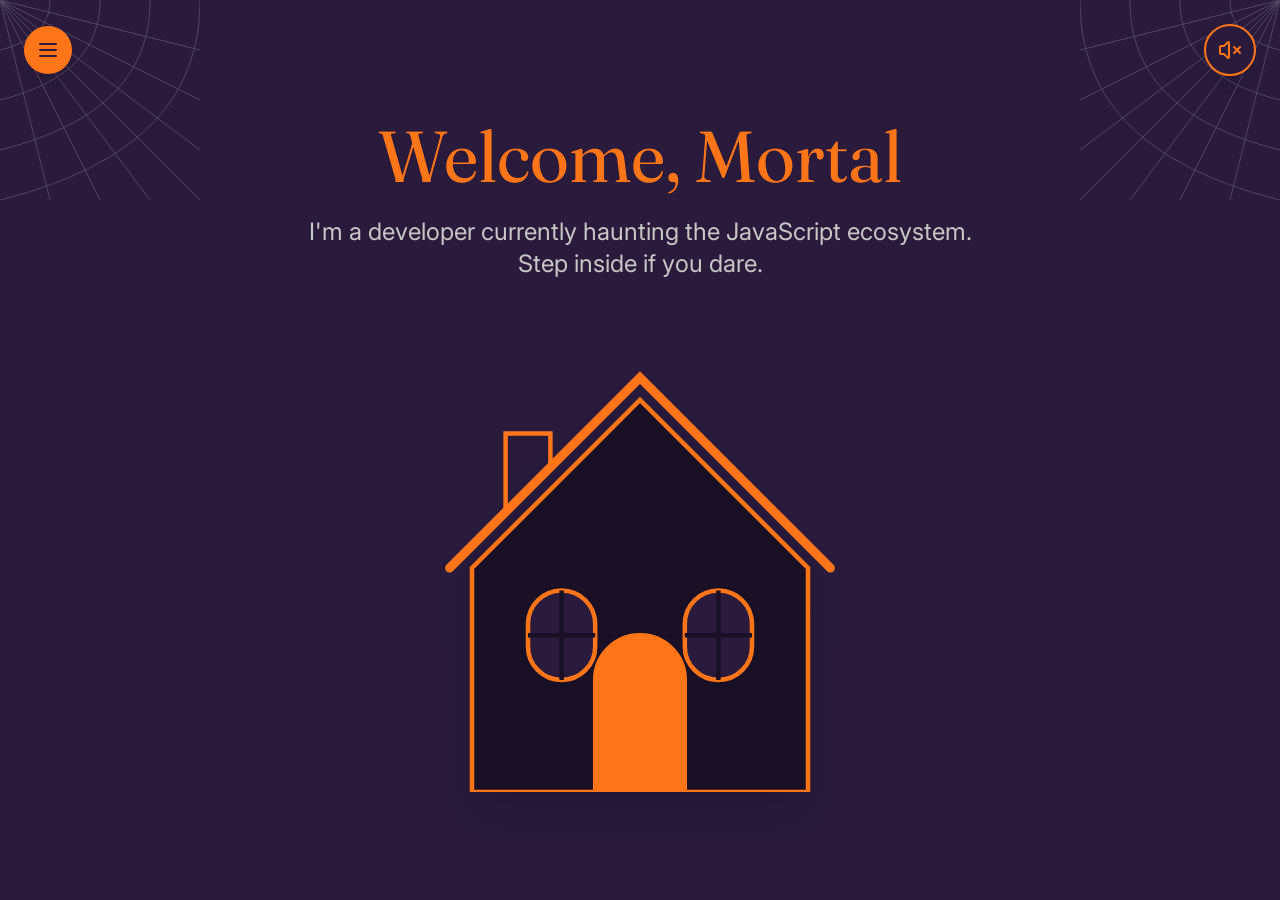
<file: index.html>
<!doctype html>
<html lang="en">
  <head>
    <meta charset="UTF-8" />
    <meta name="viewport" content="width=device-width, initial-scale=1.0" />
    <title>Welcome, Mortals</title>
    <script type="module" crossorigin src="./assets/main.js"></script>
    <link rel="modulepreload" crossorigin href="./assets/jsx-runtime.js">
    <link rel="modulepreload" crossorigin href="./components/SpookHost.js">
    <link rel="modulepreload" crossorigin href="./assets/proxy.js">
    <link rel="modulepreload" crossorigin href="./assets/index.js">
    <link rel="modulepreload" crossorigin href="./components/Layout.js">
    <link rel="modulepreload" crossorigin href="./components/CustomCursor.js">
    <link rel="modulepreload" crossorigin href="./components/SpiderScare.js">
    <link rel="stylesheet" crossorigin href="./assets/main.css">
  </head>
  <body>
    <div id="root"></div>
  </body>
</html>
</file>
<file: assets/main.css>
@import"https://fonts.googleapis.com/css2?family=Fraunces:ital,opsz,wght@0,9..144,100..900;1,9..144,100..900&family=Inter:wght@100..900&display=swap";*,:before,:after{--tw-border-spacing-x: 0;--tw-border-spacing-y: 0;--tw-translate-x: 0;--tw-translate-y: 0;--tw-rotate: 0;--tw-skew-x: 0;--tw-skew-y: 0;--tw-scale-x: 1;--tw-scale-y: 1;--tw-pan-x: ;--tw-pan-y: ;--tw-pinch-zoom: ;--tw-scroll-snap-strictness: proximity;--tw-gradient-from-position: ;--tw-gradient-via-position: ;--tw-gradient-to-position: ;--tw-ordinal: ;--tw-slashed-zero: ;--tw-numeric-figure: ;--tw-numeric-spacing: ;--tw-numeric-fraction: ;--tw-ring-inset: ;--tw-ring-offset-width: 0px;--tw-ring-offset-color: #fff;--tw-ring-color: rgb(59 130 246 / .5);--tw-ring-offset-shadow: 0 0 #0000;--tw-ring-shadow: 0 0 #0000;--tw-shadow: 0 0 #0000;--tw-shadow-colored: 0 0 #0000;--tw-blur: ;--tw-brightness: ;--tw-contrast: ;--tw-grayscale: ;--tw-hue-rotate: ;--tw-invert: ;--tw-saturate: ;--tw-sepia: ;--tw-drop-shadow: ;--tw-backdrop-blur: ;--tw-backdrop-brightness: ;--tw-backdrop-contrast: ;--tw-backdrop-grayscale: ;--tw-backdrop-hue-rotate: ;--tw-backdrop-invert: ;--tw-backdrop-opacity: ;--tw-backdrop-saturate: ;--tw-backdrop-sepia: ;--tw-contain-size: ;--tw-contain-layout: ;--tw-contain-paint: ;--tw-contain-style: }::backdrop{--tw-border-spacing-x: 0;--tw-border-spacing-y: 0;--tw-translate-x: 0;--tw-translate-y: 0;--tw-rotate: 0;--tw-skew-x: 0;--tw-skew-y: 0;--tw-scale-x: 1;--tw-scale-y: 1;--tw-pan-x: ;--tw-pan-y: ;--tw-pinch-zoom: ;--tw-scroll-snap-strictness: proximity;--tw-gradient-from-position: ;--tw-gradient-via-position: ;--tw-gradient-to-position: ;--tw-ordinal: ;--tw-slashed-zero: ;--tw-numeric-figure: ;--tw-numeric-spacing: ;--tw-numeric-fraction: ;--tw-ring-inset: ;--tw-ring-offset-width: 0px;--tw-ring-offset-color: #fff;--tw-ring-color: rgb(59 130 246 / .5);--tw-ring-offset-shadow: 0 0 #0000;--tw-ring-shadow: 0 0 #0000;--tw-shadow: 0 0 #0000;--tw-shadow-colored: 0 0 #0000;--tw-blur: ;--tw-brightness: ;--tw-contrast: ;--tw-grayscale: ;--tw-hue-rotate: ;--tw-invert: ;--tw-saturate: ;--tw-sepia: ;--tw-drop-shadow: ;--tw-backdrop-blur: ;--tw-backdrop-brightness: ;--tw-backdrop-contrast: ;--tw-backdrop-grayscale: ;--tw-backdrop-hue-rotate: ;--tw-backdrop-invert: ;--tw-backdrop-opacity: ;--tw-backdrop-saturate: ;--tw-backdrop-sepia: ;--tw-contain-size: ;--tw-contain-layout: ;--tw-contain-paint: ;--tw-contain-style: }*,:before,:after{box-sizing:border-box;border-width:0;border-style:solid;border-color:#e5e7eb}:before,:after{--tw-content: ""}html,:host{line-height:1.5;-webkit-text-size-adjust:100%;-moz-tab-size:4;-o-tab-size:4;tab-size:4;font-family:ui-sans-serif,system-ui,sans-serif,"Apple Color Emoji","Segoe UI Emoji",Segoe UI Symbol,"Noto Color Emoji";font-feature-settings:normal;font-variation-settings:normal;-webkit-tap-highlight-color:transparent}body{margin:0;line-height:inherit}hr{height:0;color:inherit;border-top-width:1px}abbr:where([title]){-webkit-text-decoration:underline dotted;text-decoration:underline dotted}h1,h2,h3,h4,h5,h6{font-size:inherit;font-weight:inherit}a{color:inherit;text-decoration:inherit}b,strong{font-weight:bolder}code,kbd,samp,pre{font-family:ui-monospace,SFMono-Regular,Menlo,Monaco,Consolas,Liberation Mono,Courier New,monospace;font-feature-settings:normal;font-variation-settings:normal;font-size:1em}small{font-size:80%}sub,sup{font-size:75%;line-height:0;position:relative;vertical-align:baseline}sub{bottom:-.25em}sup{top:-.5em}table{text-indent:0;border-color:inherit;border-collapse:collapse}button,input,optgroup,select,textarea{font-family:inherit;font-feature-settings:inherit;font-variation-settings:inherit;font-size:100%;font-weight:inherit;line-height:inherit;letter-spacing:inherit;color:inherit;margin:0;padding:0}button,select{text-transform:none}button,input:where([type=button]),input:where([type=reset]),input:where([type=submit]){-webkit-appearance:button;background-color:transparent;background-image:none}:-moz-focusring{outline:auto}:-moz-ui-invalid{box-shadow:none}progress{vertical-align:baseline}::-webkit-inner-spin-button,::-webkit-outer-spin-button{height:auto}[type=search]{-webkit-appearance:textfield;outline-offset:-2px}::-webkit-search-decoration{-webkit-appearance:none}::-webkit-file-upload-button{-webkit-appearance:button;font:inherit}summary{display:list-item}blockquote,dl,dd,h1,h2,h3,h4,h5,h6,hr,figure,p,pre{margin:0}fieldset{margin:0;padding:0}legend{padding:0}ol,ul,menu{list-style:none;margin:0;padding:0}dialog{padding:0}textarea{resize:vertical}input::-moz-placeholder,textarea::-moz-placeholder{opacity:1;color:#9ca3af}input::placeholder,textarea::placeholder{opacity:1;color:#9ca3af}button,[role=button]{cursor:pointer}:disabled{cursor:default}img,svg,video,canvas,audio,iframe,embed,object{display:block;vertical-align:middle}img,video{max-width:100%;height:auto}[hidden]:where(:not([hidden=until-found])){display:none}.pointer-events-none{pointer-events:none}.pointer-events-auto{pointer-events:auto}.fixed{position:fixed}.absolute{position:absolute}.relative{position:relative}.inset-0{top:0;right:0;bottom:0;left:0}.-bottom-2{bottom:-.5rem}.-bottom-4{bottom:-1rem}.-right-4{right:-1rem}.-top-6{top:-1.5rem}.bottom-0{bottom:0}.bottom-full{bottom:100%}.left-0{left:0}.left-1\/2{left:50%}.left-6{left:1.5rem}.left-8{left:2rem}.right-0{right:0}.right-4{right:1rem}.top-0{top:0}.top-1\/2{top:50%}.top-24{top:6rem}.top-4{top:1rem}.-z-10{z-index:-10}.-z-20{z-index:-20}.z-0{z-index:0}.z-10{z-index:10}.z-20{z-index:20}.z-40{z-index:40}.z-50{z-index:50}.z-\[100\]{z-index:100}.z-\[9000\]{z-index:9000}.z-\[9999\]{z-index:9999}.mx-12{margin-left:3rem;margin-right:3rem}.mx-auto{margin-left:auto;margin-right:auto}.my-5{margin-top:1.25rem;margin-bottom:1.25rem}.-mt-6{margin-top:-1.5rem}.mb-1{margin-bottom:.25rem}.mb-12{margin-bottom:3rem}.mb-16{margin-bottom:4rem}.mb-2{margin-bottom:.5rem}.mb-24{margin-bottom:6rem}.mb-3{margin-bottom:.75rem}.mb-32{margin-bottom:8rem}.mb-4{margin-bottom:1rem}.mb-6{margin-bottom:1.5rem}.mb-8{margin-bottom:2rem}.ml-6{margin-left:1.5rem}.mt-1{margin-top:.25rem}.mt-12{margin-top:3rem}.mt-16{margin-top:4rem}.mt-2{margin-top:.5rem}.mt-32{margin-top:8rem}.mt-4{margin-top:1rem}.mt-8{margin-top:2rem}.block{display:block}.inline-block{display:inline-block}.flex{display:flex}.grid{display:grid}.hidden{display:none}.h-0{height:0px}.h-1{height:.25rem}.h-12{height:3rem}.h-2{height:.5rem}.h-20{height:5rem}.h-32{height:8rem}.h-4{height:1rem}.h-40{height:10rem}.h-5{height:1.25rem}.h-6{height:1.5rem}.h-64{height:16rem}.h-72{height:18rem}.h-8{height:2rem}.h-96{height:24rem}.h-auto{height:auto}.h-full{height:100%}.max-h-\[80vh\]{max-height:80vh}.min-h-\[240px\]{min-height:240px}.min-h-\[400px\]{min-height:400px}.min-h-\[70vh\]{min-height:70vh}.min-h-\[80vh\]{min-height:80vh}.min-h-screen{min-height:100vh}.w-0{width:0px}.w-0\.5{width:.125rem}.w-1{width:.25rem}.w-10{width:2.5rem}.w-16{width:4rem}.w-2{width:.5rem}.w-24{width:6rem}.w-32{width:8rem}.w-4{width:1rem}.w-5{width:1.25rem}.w-56{width:14rem}.w-72{width:18rem}.w-8{width:2rem}.w-full{width:100%}.max-w-2xl{max-width:42rem}.max-w-4xl{max-width:56rem}.max-w-5xl{max-width:64rem}.max-w-6xl{max-width:72rem}.max-w-\[220px\]{max-width:220px}.max-w-md{max-width:28rem}.flex-grow{flex-grow:1}.-translate-x-1\/2{--tw-translate-x: -50%;transform:translate(var(--tw-translate-x),var(--tw-translate-y)) rotate(var(--tw-rotate)) skew(var(--tw-skew-x)) skewY(var(--tw-skew-y)) scaleX(var(--tw-scale-x)) scaleY(var(--tw-scale-y))}.translate-x-2{--tw-translate-x: .5rem;transform:translate(var(--tw-translate-x),var(--tw-translate-y)) rotate(var(--tw-rotate)) skew(var(--tw-skew-x)) skewY(var(--tw-skew-y)) scaleX(var(--tw-scale-x)) scaleY(var(--tw-scale-y))}.translate-y-2{--tw-translate-y: .5rem;transform:translate(var(--tw-translate-x),var(--tw-translate-y)) rotate(var(--tw-rotate)) skew(var(--tw-skew-x)) skewY(var(--tw-skew-y)) scaleX(var(--tw-scale-x)) scaleY(var(--tw-scale-y))}.rotate-45{--tw-rotate: 45deg;transform:translate(var(--tw-translate-x),var(--tw-translate-y)) rotate(var(--tw-rotate)) skew(var(--tw-skew-x)) skewY(var(--tw-skew-y)) scaleX(var(--tw-scale-x)) scaleY(var(--tw-scale-y))}.rotate-\[-15deg\]{--tw-rotate: -15deg;transform:translate(var(--tw-translate-x),var(--tw-translate-y)) rotate(var(--tw-rotate)) skew(var(--tw-skew-x)) skewY(var(--tw-skew-y)) scaleX(var(--tw-scale-x)) scaleY(var(--tw-scale-y))}.rotate-\[-5deg\]{--tw-rotate: -5deg;transform:translate(var(--tw-translate-x),var(--tw-translate-y)) rotate(var(--tw-rotate)) skew(var(--tw-skew-x)) skewY(var(--tw-skew-y)) scaleX(var(--tw-scale-x)) scaleY(var(--tw-scale-y))}.scale-x-\[-1\]{--tw-scale-x: -1;transform:translate(var(--tw-translate-x),var(--tw-translate-y)) rotate(var(--tw-rotate)) skew(var(--tw-skew-x)) skewY(var(--tw-skew-y)) scaleX(var(--tw-scale-x)) scaleY(var(--tw-scale-y))}.transform{transform:translate(var(--tw-translate-x),var(--tw-translate-y)) rotate(var(--tw-rotate)) skew(var(--tw-skew-x)) skewY(var(--tw-skew-y)) scaleX(var(--tw-scale-x)) scaleY(var(--tw-scale-y))}@keyframes pulse{50%{opacity:.5}}.animate-pulse{animation:pulse 2s cubic-bezier(.4,0,.6,1) infinite}.cursor-pointer{cursor:pointer}.grid-cols-1{grid-template-columns:repeat(1,minmax(0,1fr))}.flex-col{flex-direction:column}.flex-wrap{flex-wrap:wrap}.items-end{align-items:flex-end}.items-center{align-items:center}.justify-center{justify-content:center}.justify-between{justify-content:space-between}.gap-12{gap:3rem}.gap-16{gap:4rem}.gap-4{gap:1rem}.gap-6{gap:1.5rem}.gap-8{gap:2rem}.space-y-6>:not([hidden])~:not([hidden]){--tw-space-y-reverse: 0;margin-top:calc(1.5rem * calc(1 - var(--tw-space-y-reverse)));margin-bottom:calc(1.5rem * var(--tw-space-y-reverse))}.space-y-8>:not([hidden])~:not([hidden]){--tw-space-y-reverse: 0;margin-top:calc(2rem * calc(1 - var(--tw-space-y-reverse)));margin-bottom:calc(2rem * var(--tw-space-y-reverse))}.overflow-hidden{overflow:hidden}.overflow-visible{overflow:visible}.overflow-y-auto{overflow-y:auto}.whitespace-nowrap{white-space:nowrap}.rounded{border-radius:.25rem}.rounded-2xl{border-radius:1rem}.rounded-full{border-radius:9999px}.rounded-lg{border-radius:.5rem}.rounded-sm{border-radius:.125rem}.rounded-xl{border-radius:.75rem}.rounded-b-2xl{border-bottom-right-radius:1rem;border-bottom-left-radius:1rem}.rounded-t{border-top-left-radius:.25rem;border-top-right-radius:.25rem}.rounded-t-\[40\%\]{border-top-left-radius:40%;border-top-right-radius:40%}.rounded-t-xl{border-top-left-radius:.75rem;border-top-right-radius:.75rem}.border{border-width:1px}.border-0{border-width:0px}.border-2{border-width:2px}.border-4{border-width:4px}.border-8{border-width:8px}.border-b{border-bottom-width:1px}.border-b-2{border-bottom-width:2px}.border-b-4{border-bottom-width:4px}.border-l-\[15px\]{border-left-width:15px}.border-r{border-right-width:1px}.border-r-\[15px\]{border-right-width:15px}.border-t{border-top-width:1px}.border-t-\[20px\]{border-top-width:20px}.border-\[\#3E2723\]{--tw-border-opacity: 1;border-color:rgb(62 39 35 / var(--tw-border-opacity, 1))}.border-\[\#5D4037\]{--tw-border-opacity: 1;border-color:rgb(93 64 55 / var(--tw-border-opacity, 1))}.border-gray-600{--tw-border-opacity: 1;border-color:rgb(75 85 99 / var(--tw-border-opacity, 1))}.border-gray-700{--tw-border-opacity: 1;border-color:rgb(55 65 81 / var(--tw-border-opacity, 1))}.border-gray-800{--tw-border-opacity: 1;border-color:rgb(31 41 55 / var(--tw-border-opacity, 1))}.border-haunt-orange{--tw-border-opacity: 1;border-color:rgb(255 117 24 / var(--tw-border-opacity, 1))}.border-haunt-purple\/20{border-color:#2a1b3d33}.border-red-600{--tw-border-opacity: 1;border-color:rgb(220 38 38 / var(--tw-border-opacity, 1))}.border-red-700{--tw-border-opacity: 1;border-color:rgb(185 28 28 / var(--tw-border-opacity, 1))}.border-l-transparent{border-left-color:transparent}.border-r-transparent{border-right-color:transparent}.border-t-haunt-white{--tw-border-opacity: 1;border-top-color:rgb(244 241 232 / var(--tw-border-opacity, 1))}.bg-\[\#111\]{--tw-bg-opacity: 1;background-color:rgb(17 17 17 / var(--tw-bg-opacity, 1))}.bg-\[\#2A1B3D\]{--tw-bg-opacity: 1;background-color:rgb(42 27 61 / var(--tw-bg-opacity, 1))}.bg-\[\#3E2723\]{--tw-bg-opacity: 1;background-color:rgb(62 39 35 / var(--tw-bg-opacity, 1))}.bg-\[\#4E342E\]{--tw-bg-opacity: 1;background-color:rgb(78 52 46 / var(--tw-bg-opacity, 1))}.bg-\[\#8D6E63\]{--tw-bg-opacity: 1;background-color:rgb(141 110 99 / var(--tw-bg-opacity, 1))}.bg-\[\#D7CCC8\]{--tw-bg-opacity: 1;background-color:rgb(215 204 200 / var(--tw-bg-opacity, 1))}.bg-\[\#EF9A9A\]{--tw-bg-opacity: 1;background-color:rgb(239 154 154 / var(--tw-bg-opacity, 1))}.bg-\[\#F4F1E8\]{--tw-bg-opacity: 1;background-color:rgb(244 241 232 / var(--tw-bg-opacity, 1))}.bg-\[\#F5F5DC\]{--tw-bg-opacity: 1;background-color:rgb(245 245 220 / var(--tw-bg-opacity, 1))}.bg-black{--tw-bg-opacity: 1;background-color:rgb(0 0 0 / var(--tw-bg-opacity, 1))}.bg-black\/70{background-color:#000000b3}.bg-black\/80{background-color:#000c}.bg-gray-300{--tw-bg-opacity: 1;background-color:rgb(209 213 219 / var(--tw-bg-opacity, 1))}.bg-gray-400{--tw-bg-opacity: 1;background-color:rgb(156 163 175 / var(--tw-bg-opacity, 1))}.bg-gray-600{--tw-bg-opacity: 1;background-color:rgb(75 85 99 / var(--tw-bg-opacity, 1))}.bg-gray-900{--tw-bg-opacity: 1;background-color:rgb(17 24 39 / var(--tw-bg-opacity, 1))}.bg-haunt-orange{--tw-bg-opacity: 1;background-color:rgb(255 117 24 / var(--tw-bg-opacity, 1))}.bg-haunt-purple{--tw-bg-opacity: 1;background-color:rgb(42 27 61 / var(--tw-bg-opacity, 1))}.bg-haunt-white{--tw-bg-opacity: 1;background-color:rgb(244 241 232 / var(--tw-bg-opacity, 1))}.bg-haunt-white\/20{background-color:#f4f1e833}.bg-haunt-white\/30{background-color:#f4f1e84d}.bg-red-600{--tw-bg-opacity: 1;background-color:rgb(220 38 38 / var(--tw-bg-opacity, 1))}.bg-transparent{background-color:transparent}.bg-white{--tw-bg-opacity: 1;background-color:rgb(255 255 255 / var(--tw-bg-opacity, 1))}.bg-white\/30{background-color:#ffffff4d}.bg-white\/50{background-color:#ffffff80}.bg-yellow-200\/50{background-color:#fef08a80}.p-0{padding:0}.p-12{padding:3rem}.p-2{padding:.5rem}.p-3{padding:.75rem}.p-4{padding:1rem}.p-5{padding:1.25rem}.p-6{padding:1.5rem}.p-8{padding:2rem}.px-1{padding-left:.25rem;padding-right:.25rem}.px-10{padding-left:2.5rem;padding-right:2.5rem}.px-2{padding-left:.5rem;padding-right:.5rem}.px-4{padding-left:1rem;padding-right:1rem}.px-6{padding-left:1.5rem;padding-right:1.5rem}.px-8{padding-left:2rem;padding-right:2rem}.py-1{padding-top:.25rem;padding-bottom:.25rem}.py-12{padding-top:3rem;padding-bottom:3rem}.py-32{padding-top:8rem;padding-bottom:8rem}.py-4{padding-top:1rem;padding-bottom:1rem}.py-5{padding-top:1.25rem;padding-bottom:1.25rem}.py-8{padding-top:2rem;padding-bottom:2rem}.pb-10{padding-bottom:2.5rem}.pb-12{padding-bottom:3rem}.pb-2{padding-bottom:.5rem}.pb-6{padding-bottom:1.5rem}.pl-6{padding-left:1.5rem}.pt-12{padding-top:3rem}.pt-16{padding-top:4rem}.pt-24{padding-top:6rem}.text-center{text-align:center}.text-right{text-align:right}.font-body{font-family:Inter,sans-serif}.font-heading{font-family:Fraunces,serif}.font-mono{font-family:ui-monospace,SFMono-Regular,Menlo,Monaco,Consolas,Liberation Mono,Courier New,monospace}.text-2xl{font-size:1.5rem;line-height:2rem}.text-3xl{font-size:1.875rem;line-height:2.25rem}.text-4xl{font-size:2.25rem;line-height:2.5rem}.text-5xl{font-size:3rem;line-height:1}.text-8xl{font-size:6rem;line-height:1}.text-lg{font-size:1.125rem;line-height:1.75rem}.text-sm{font-size:.875rem;line-height:1.25rem}.text-xl{font-size:1.25rem;line-height:1.75rem}.text-xs{font-size:.75rem;line-height:1rem}.font-bold{font-weight:700}.uppercase{text-transform:uppercase}.italic{font-style:italic}.leading-8{line-height:2rem}.leading-tight{line-height:1.25}.tracking-\[0\.3em\]{letter-spacing:.3em}.tracking-wider{letter-spacing:.05em}.tracking-widest{letter-spacing:.1em}.text-\[\#2A1B3D\]{--tw-text-opacity: 1;color:rgb(42 27 61 / var(--tw-text-opacity, 1))}.text-\[\#3E2723\]{--tw-text-opacity: 1;color:rgb(62 39 35 / var(--tw-text-opacity, 1))}.text-black{--tw-text-opacity: 1;color:rgb(0 0 0 / var(--tw-text-opacity, 1))}.text-gray-500{--tw-text-opacity: 1;color:rgb(107 114 128 / var(--tw-text-opacity, 1))}.text-haunt-green{--tw-text-opacity: 1;color:rgb(124 252 0 / var(--tw-text-opacity, 1))}.text-haunt-orange{--tw-text-opacity: 1;color:rgb(255 117 24 / var(--tw-text-opacity, 1))}.text-haunt-orange\/80{color:#ff7518cc}.text-haunt-purple{--tw-text-opacity: 1;color:rgb(42 27 61 / var(--tw-text-opacity, 1))}.text-haunt-purple\/60{color:#2a1b3d99}.text-haunt-purple\/70{color:#2a1b3db3}.text-haunt-purple\/80{color:#2a1b3dcc}.text-haunt-white{--tw-text-opacity: 1;color:rgb(244 241 232 / var(--tw-text-opacity, 1))}.text-haunt-white\/70{color:#f4f1e8b3}.text-haunt-white\/80{color:#f4f1e8cc}.text-haunt-white\/90{color:#f4f1e8e6}.text-red-700{--tw-text-opacity: 1;color:rgb(185 28 28 / var(--tw-text-opacity, 1))}.text-white{--tw-text-opacity: 1;color:rgb(255 255 255 / var(--tw-text-opacity, 1))}.opacity-10{opacity:.1}.opacity-20{opacity:.2}.opacity-30{opacity:.3}.opacity-50{opacity:.5}.opacity-75{opacity:.75}.mix-blend-screen{mix-blend-mode:screen}.shadow-2xl{--tw-shadow: 0 25px 50px -12px rgb(0 0 0 / .25);--tw-shadow-colored: 0 25px 50px -12px var(--tw-shadow-color);box-shadow:var(--tw-ring-offset-shadow, 0 0 #0000),var(--tw-ring-shadow, 0 0 #0000),var(--tw-shadow)}.shadow-inner{--tw-shadow: inset 0 2px 4px 0 rgb(0 0 0 / .05);--tw-shadow-colored: inset 0 2px 4px 0 var(--tw-shadow-color);box-shadow:var(--tw-ring-offset-shadow, 0 0 #0000),var(--tw-ring-shadow, 0 0 #0000),var(--tw-shadow)}.shadow-lg{--tw-shadow: 0 10px 15px -3px rgb(0 0 0 / .1), 0 4px 6px -4px rgb(0 0 0 / .1);--tw-shadow-colored: 0 10px 15px -3px var(--tw-shadow-color), 0 4px 6px -4px var(--tw-shadow-color);box-shadow:var(--tw-ring-offset-shadow, 0 0 #0000),var(--tw-ring-shadow, 0 0 #0000),var(--tw-shadow)}.shadow-sm{--tw-shadow: 0 1px 2px 0 rgb(0 0 0 / .05);--tw-shadow-colored: 0 1px 2px 0 var(--tw-shadow-color);box-shadow:var(--tw-ring-offset-shadow, 0 0 #0000),var(--tw-ring-shadow, 0 0 #0000),var(--tw-shadow)}.shadow-xl{--tw-shadow: 0 20px 25px -5px rgb(0 0 0 / .1), 0 8px 10px -6px rgb(0 0 0 / .1);--tw-shadow-colored: 0 20px 25px -5px var(--tw-shadow-color), 0 8px 10px -6px var(--tw-shadow-color);box-shadow:var(--tw-ring-offset-shadow, 0 0 #0000),var(--tw-ring-shadow, 0 0 #0000),var(--tw-shadow)}.shadow-haunt-orange\/20{--tw-shadow-color: rgb(255 117 24 / .2);--tw-shadow: var(--tw-shadow-colored)}.blur{--tw-blur: blur(8px);filter:var(--tw-blur) var(--tw-brightness) var(--tw-contrast) var(--tw-grayscale) var(--tw-hue-rotate) var(--tw-invert) var(--tw-saturate) var(--tw-sepia) var(--tw-drop-shadow)}.blur-\[1px\]{--tw-blur: blur(1px);filter:var(--tw-blur) var(--tw-brightness) var(--tw-contrast) var(--tw-grayscale) var(--tw-hue-rotate) var(--tw-invert) var(--tw-saturate) var(--tw-sepia) var(--tw-drop-shadow)}.blur-\[2px\]{--tw-blur: blur(2px);filter:var(--tw-blur) var(--tw-brightness) var(--tw-contrast) var(--tw-grayscale) var(--tw-hue-rotate) var(--tw-invert) var(--tw-saturate) var(--tw-sepia) var(--tw-drop-shadow)}.drop-shadow-2xl{--tw-drop-shadow: drop-shadow(0 25px 25px rgb(0 0 0 / .15));filter:var(--tw-blur) var(--tw-brightness) var(--tw-contrast) var(--tw-grayscale) var(--tw-hue-rotate) var(--tw-invert) var(--tw-saturate) var(--tw-sepia) var(--tw-drop-shadow)}.drop-shadow-xl{--tw-drop-shadow: drop-shadow(0 20px 13px rgb(0 0 0 / .03)) drop-shadow(0 8px 5px rgb(0 0 0 / .08));filter:var(--tw-blur) var(--tw-brightness) var(--tw-contrast) var(--tw-grayscale) var(--tw-hue-rotate) var(--tw-invert) var(--tw-saturate) var(--tw-sepia) var(--tw-drop-shadow)}.filter{filter:var(--tw-blur) var(--tw-brightness) var(--tw-contrast) var(--tw-grayscale) var(--tw-hue-rotate) var(--tw-invert) var(--tw-saturate) var(--tw-sepia) var(--tw-drop-shadow)}.backdrop-blur-sm{--tw-backdrop-blur: blur(4px);-webkit-backdrop-filter:var(--tw-backdrop-blur) var(--tw-backdrop-brightness) var(--tw-backdrop-contrast) var(--tw-backdrop-grayscale) var(--tw-backdrop-hue-rotate) var(--tw-backdrop-invert) var(--tw-backdrop-opacity) var(--tw-backdrop-saturate) var(--tw-backdrop-sepia);backdrop-filter:var(--tw-backdrop-blur) var(--tw-backdrop-brightness) var(--tw-backdrop-contrast) var(--tw-backdrop-grayscale) var(--tw-backdrop-hue-rotate) var(--tw-backdrop-invert) var(--tw-backdrop-opacity) var(--tw-backdrop-saturate) var(--tw-backdrop-sepia)}.transition{transition-property:color,background-color,border-color,text-decoration-color,fill,stroke,opacity,box-shadow,transform,filter,backdrop-filter;transition-timing-function:cubic-bezier(.4,0,.2,1);transition-duration:.15s}.transition-colors{transition-property:color,background-color,border-color,text-decoration-color,fill,stroke;transition-timing-function:cubic-bezier(.4,0,.2,1);transition-duration:.15s}.duration-500{transition-duration:.5s}:root{--color-purple: #2A1B3D;--color-orange: #FF7518;--color-white: #F4F1E8;--color-green: #7CFC00}body{background-color:var(--color-purple);color:var(--color-white);font-family:Inter,sans-serif;overflow-x:hidden;cursor:none}h1,h2,h3,h4,h5,h6{font-family:Fraunces,serif}a,button,input,textarea,select{cursor:none}@media (prefers-reduced-motion: reduce){*,:before,:after{animation-duration:.01ms!important;animation-iteration-count:1!important;transition-duration:.01ms!important;scroll-behavior:auto!important}}.first-letter\:float-left:first-letter{float:left}.first-letter\:mr-3:first-letter{margin-right:.75rem}.first-letter\:mt-2:first-letter{margin-top:.5rem}.first-letter\:font-heading:first-letter{font-family:Fraunces,serif}.first-letter\:text-7xl:first-letter{font-size:4.5rem;line-height:1}.first-letter\:text-haunt-orange:first-letter{--tw-text-opacity: 1;color:rgb(255 117 24 / var(--tw-text-opacity, 1))}.hover\:bg-haunt-green:hover{--tw-bg-opacity: 1;background-color:rgb(124 252 0 / var(--tw-bg-opacity, 1))}.hover\:bg-haunt-orange:hover{--tw-bg-opacity: 1;background-color:rgb(255 117 24 / var(--tw-bg-opacity, 1))}.hover\:bg-haunt-purple\/10:hover{background-color:#2a1b3d1a}.hover\:text-haunt-green:hover{--tw-text-opacity: 1;color:rgb(124 252 0 / var(--tw-text-opacity, 1))}.hover\:text-haunt-orange:hover{--tw-text-opacity: 1;color:rgb(255 117 24 / var(--tw-text-opacity, 1))}.hover\:text-haunt-purple:hover{--tw-text-opacity: 1;color:rgb(42 27 61 / var(--tw-text-opacity, 1))}.focus\:outline-none:focus{outline:2px solid transparent;outline-offset:2px}.focus-visible\:ring-4:focus-visible{--tw-ring-offset-shadow: var(--tw-ring-inset) 0 0 0 var(--tw-ring-offset-width) var(--tw-ring-offset-color);--tw-ring-shadow: var(--tw-ring-inset) 0 0 0 calc(4px + var(--tw-ring-offset-width)) var(--tw-ring-color);box-shadow:var(--tw-ring-offset-shadow),var(--tw-ring-shadow),var(--tw-shadow, 0 0 #0000)}.focus-visible\:ring-haunt-orange\/60:focus-visible{--tw-ring-color: rgb(255 117 24 / .6)}@media (min-width: 768px){.md\:h-40{height:10rem}.md\:w-1\/2{width:50%}.md\:w-40{width:10rem}.md\:grid-cols-2{grid-template-columns:repeat(2,minmax(0,1fr))}.md\:grid-cols-3{grid-template-columns:repeat(3,minmax(0,1fr))}.md\:flex-row{flex-direction:row}.md\:p-12{padding:3rem}.md\:px-16{padding-left:4rem;padding-right:4rem}.md\:text-2xl{font-size:1.5rem;line-height:2rem}.md\:text-6xl{font-size:3.75rem;line-height:1}.md\:text-7xl{font-size:4.5rem;line-height:1}}
</file>
